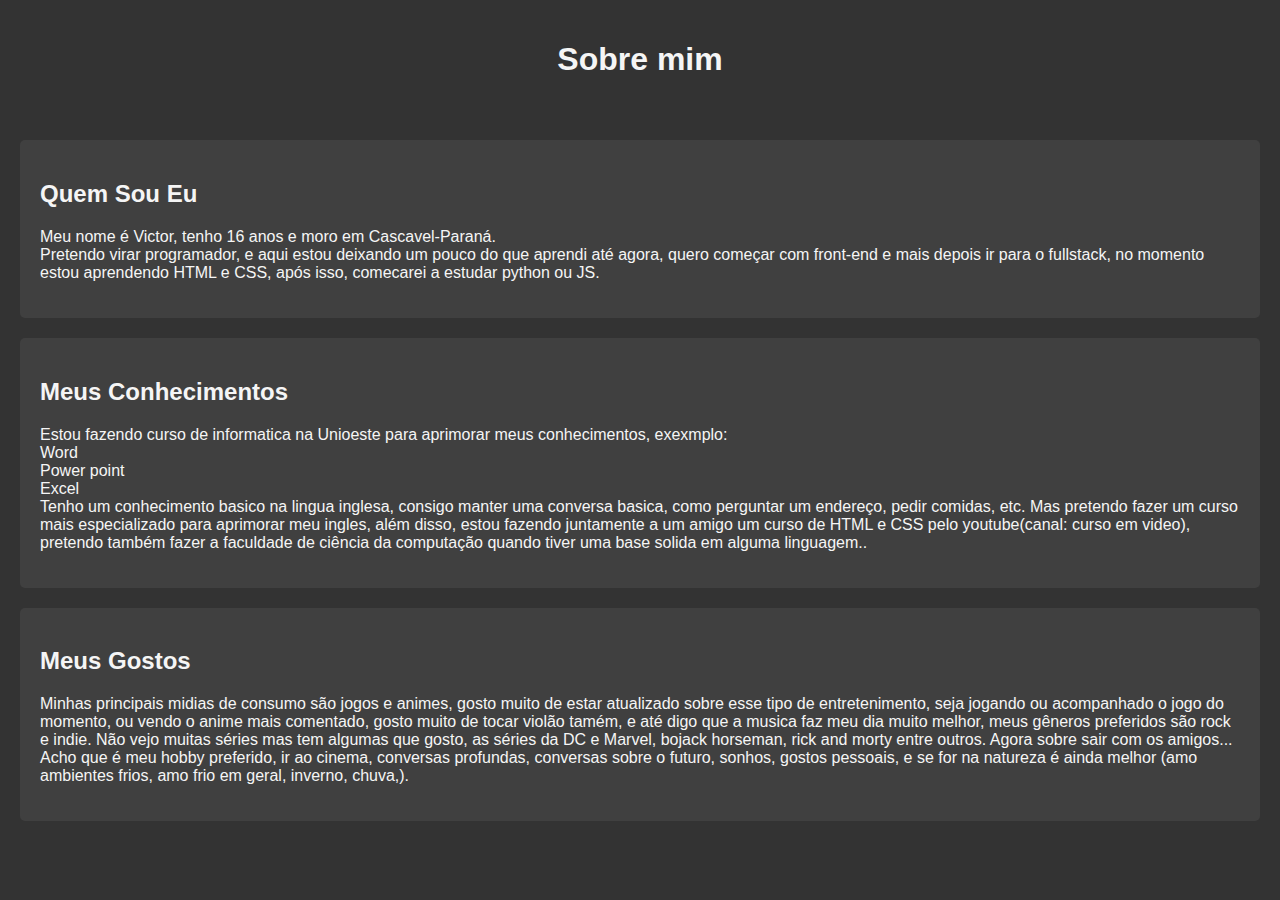
<file: blog/index.html>
<!DOCTYPE html>
<html lang="pt-br">
<head>
    <meta charset="UTF-8">
    <meta name="viewport" content="width=device-width, initial-scale=1.0">
    <title>Meu Blog</title>
    <link rel="stylesheet" href="eu.css.css">
</head>
<body>

<header>
    <h1>Sobre mim</h1>
</header>

        
 
<section id="quem-sou-eu">
    <h2>Quem Sou Eu</h2>
    <p>Meu nome é Victor, tenho 16 anos e moro em Cascavel-Paraná. <br>
        Pretendo virar programador, e aqui estou deixando um pouco do que aprendi até agora, quero começar com front-end e mais depois ir para o fullstack, no momento estou aprendendo HTML e CSS, após isso, comecarei a estudar python ou JS.</p>
</section>

<section id="meus-conhecimentos">
    <h2>Meus Conhecimentos</h2>
    <p> Estou fazendo curso de informatica na Unioeste para aprimorar meus conhecimentos, exexmplo: <br>
        Word <br>
        Power point <br>
        Excel <br>
        Tenho um conhecimento basico na lingua inglesa, consigo manter uma conversa basica, como perguntar um endereço, pedir comidas, etc. Mas pretendo fazer um curso mais especializado para aprimorar meu ingles, além disso, estou fazendo juntamente a um amigo um curso de HTML e CSS pelo youtube(canal: curso em video), pretendo também fazer a faculdade de ciência da computação quando tiver uma base solida em alguma linguagem..</p>
</section>

<section id="meus-gostos">
    <h2>Meus Gostos</h2>
    <p>Minhas principais midias de consumo são jogos e animes, gosto muito de estar atualizado sobre esse tipo de entretenimento, seja jogando ou acompanhado o jogo do momento, ou vendo o anime mais comentado, gosto muito de tocar violão tamém, e até digo que a musica faz meu dia muito melhor, meus gêneros preferidos são rock e indie. Não vejo muitas séries mas tem algumas que gosto, as séries da DC e Marvel, bojack horseman, rick and morty entre outros. Agora sobre sair com os amigos... Acho que é meu hobby preferido, ir ao cinema, conversas profundas, conversas sobre o futuro, sonhos, gostos pessoais, e se for na natureza é ainda melhor (amo ambientes frios, amo frio em geral, inverno, chuva,).</p>
</section>

</body>
</html>
</file>
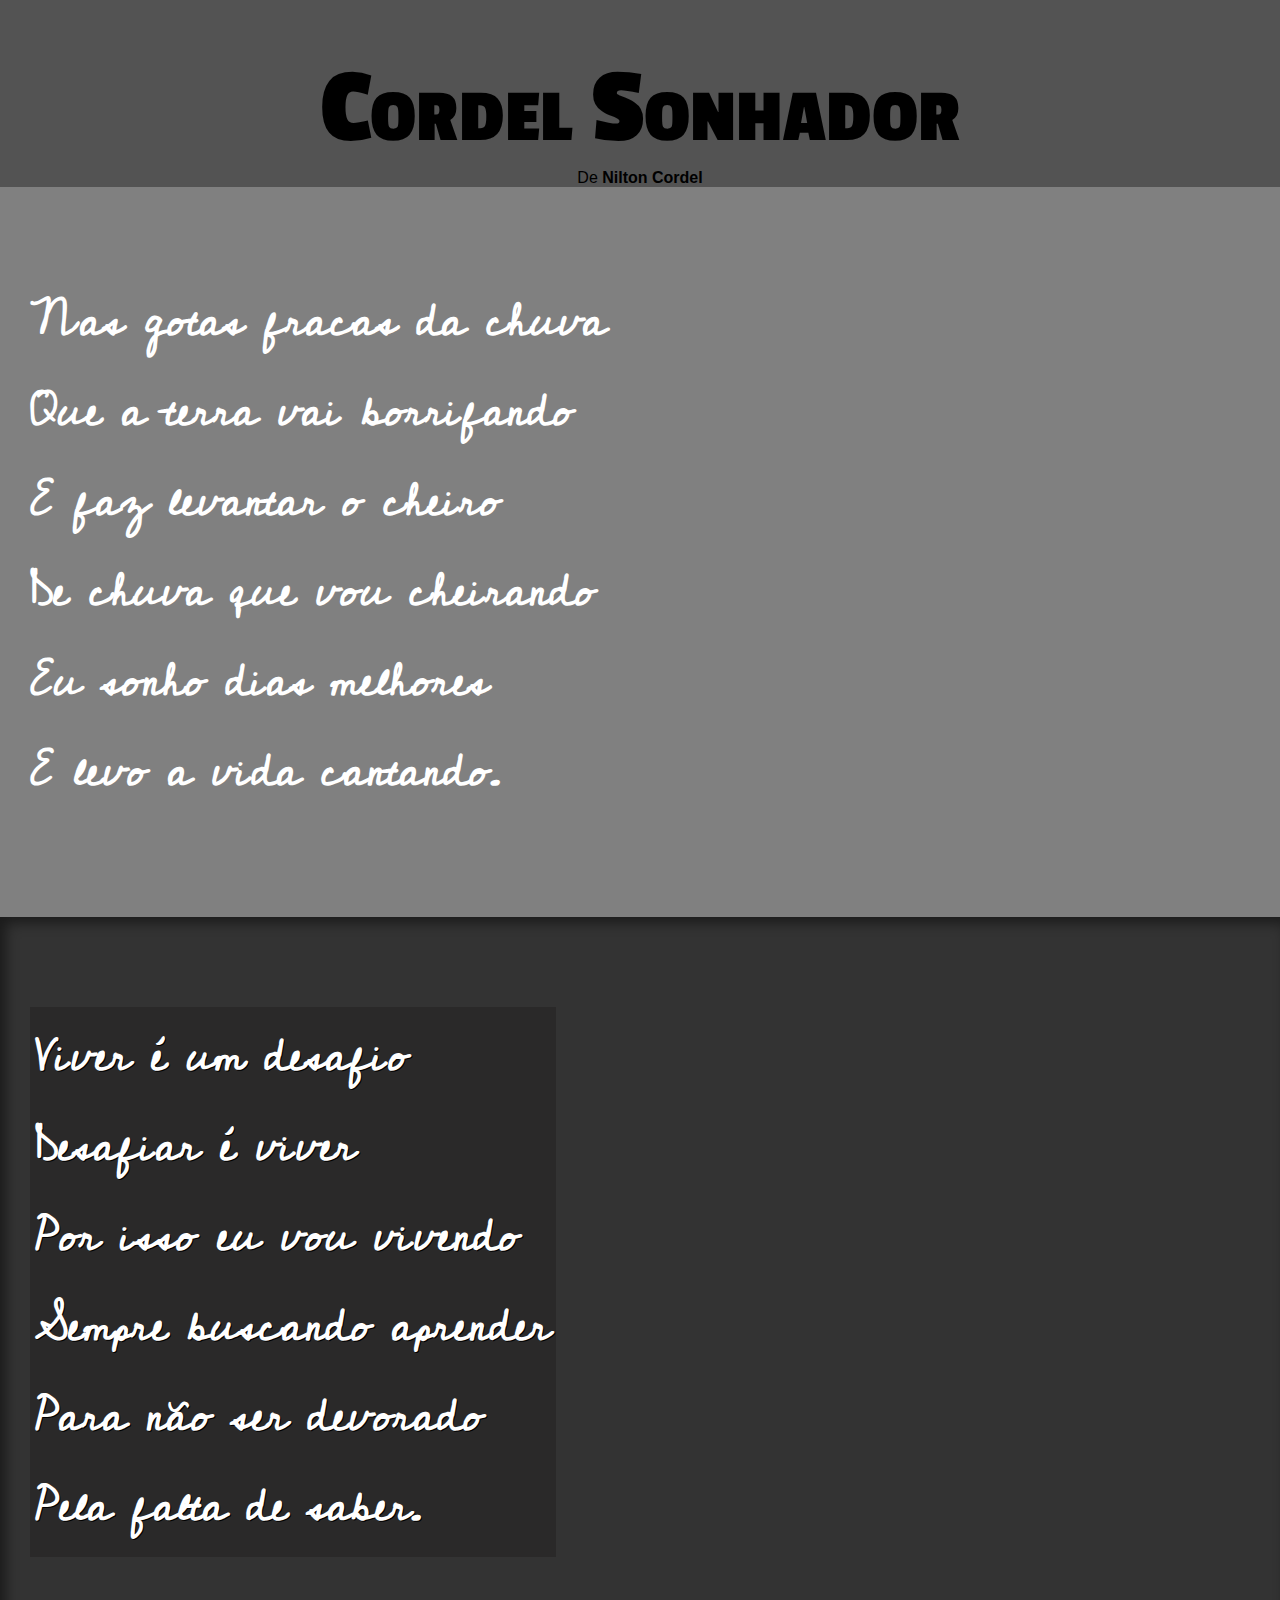
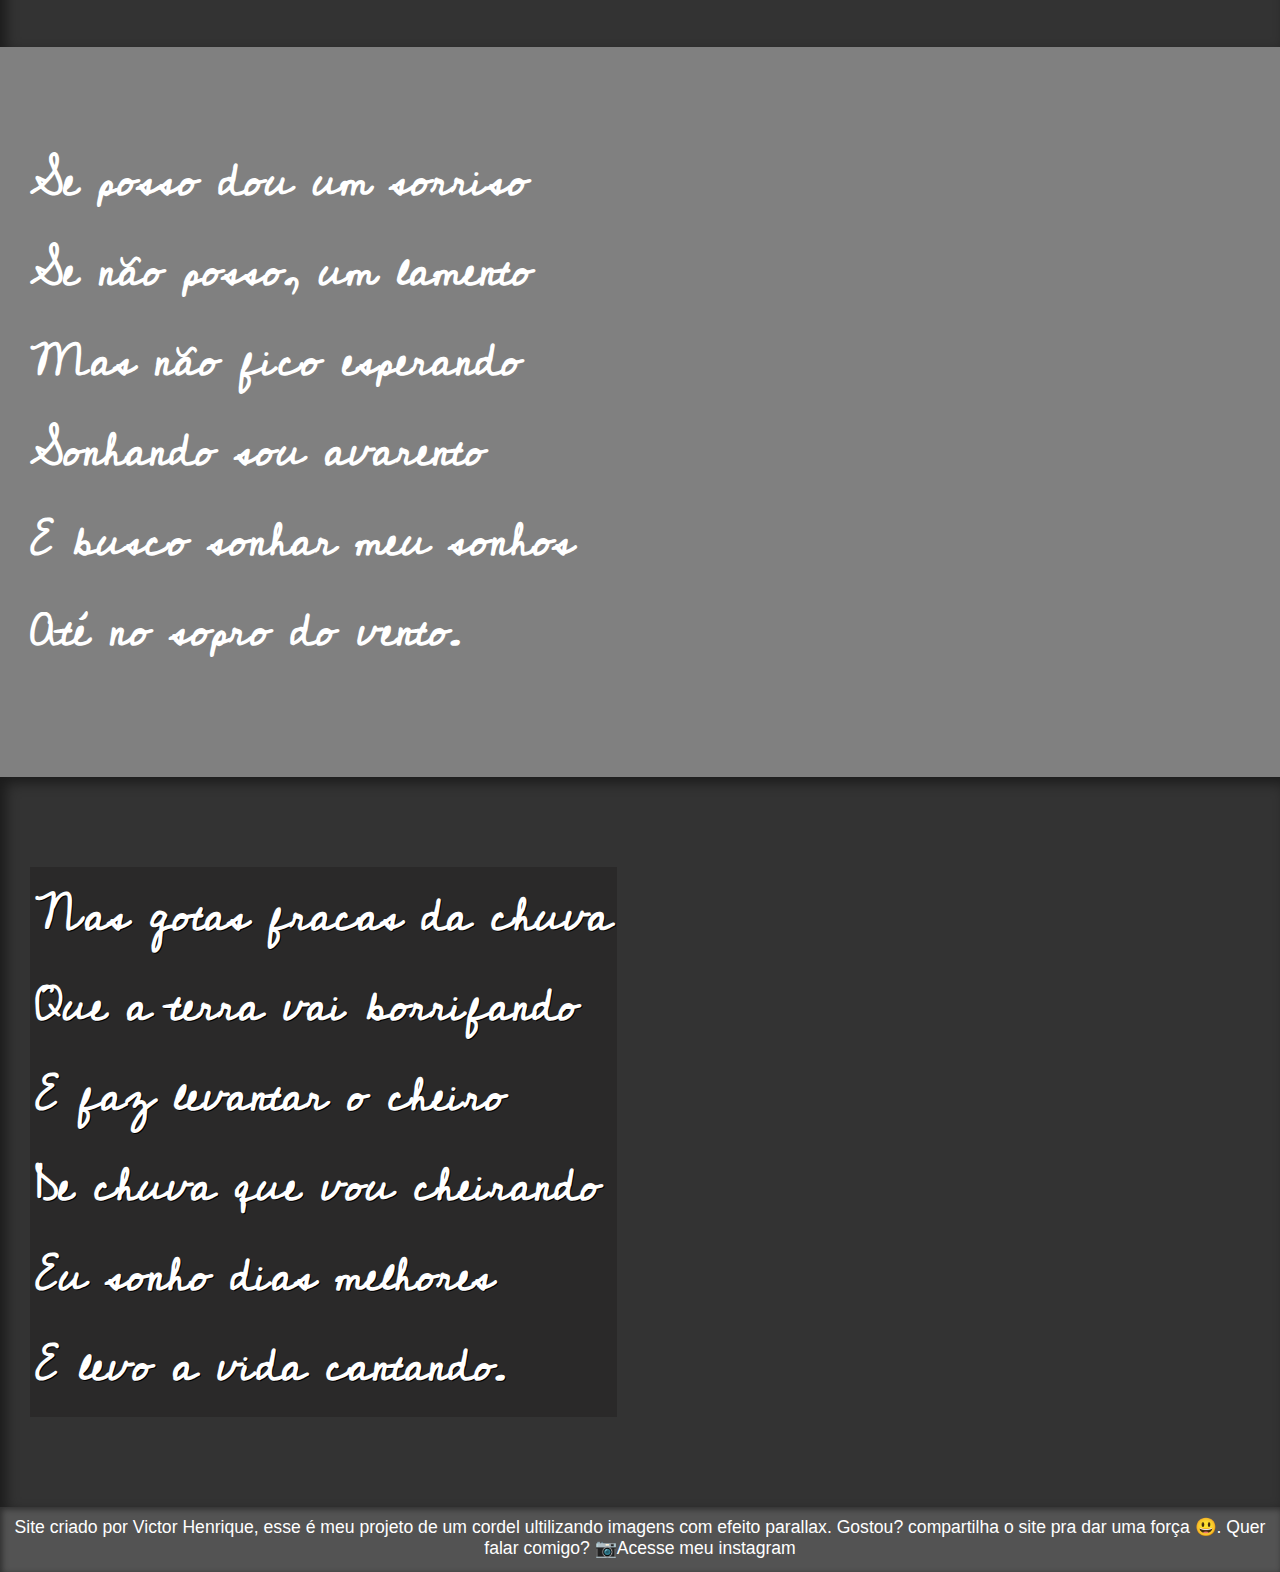
<file: paralax/Index.html>
<!DOCTYPE html>
<html lang="pt-br">
<head>
    <meta charset="UTF-8">
    <meta name="viewport" content="width=device-width, initial-scale=1.0">
    <link rel="stylesheet" href="paralax.css">
    <title>Projeto</title>
</head>
<body>
    <header>
        <h1>Cordel Sonhador</h1>
        <p>De <a href="https://oempregoeseu.com/2022/09/04/sonhador-poesia-de-cordel/https://oempregoeseu.com/2022/09/04/sonhador-poesia-de-cordel/" target="_blank">Nilton Cordel</a></p>
    </header>

    <section class="normal">
        <p>Nas gotas fracas da chuva <br>
           Que a terra vai borrifando <br>
           E faz levantar o cheiro <br>
           De chuva que vou cheirando <br>
           Eu sonho dias melhores <br>
           E levo a vida cantando.</p>
    </section>

    <section class="imagem" id="img001">
        <p>
            Viver é um desafio <br>
            Desafiar é viver <br>
            Por isso eu vou vivendo <br>
            Sempre buscando aprender <br>
            Para não ser devorado <br>
            Pela falta de saber. <br>
        </p>
    </section>

    <section class="normal">
        <p>
            Se posso dou um sorriso <br>
            Se não posso, um lamento <br>
            Mas não fico esperando <br>
            Sonhando sou avarento <br>
            E busco sonhar meu sonhos <br>
            Até no sopro do vento. <br>
        </p>
    </section>

    <section class="imagem" id="img002">
        <p>
            Nas gotas fracas da chuva <br>
            Que a terra vai borrifando <br>
            E faz levantar o cheiro <br>
            De chuva que vou cheirando <br>
            Eu sonho dias melhores <br>
            E levo a vida cantando. <br>
        </p>
    </section>

    <footer>
        <p>Site criado por Victor Henrique, esse é meu projeto de um cordel ultilizando imagens com efeito parallax. Gostou? compartilha o site pra dar uma força 😃. Quer falar comigo? <a href="https://www.instagram.com/victorhench_" target="_blank">📷Acesse meu instagram</a></p>
    </footer>
</body>
</html>
</file>
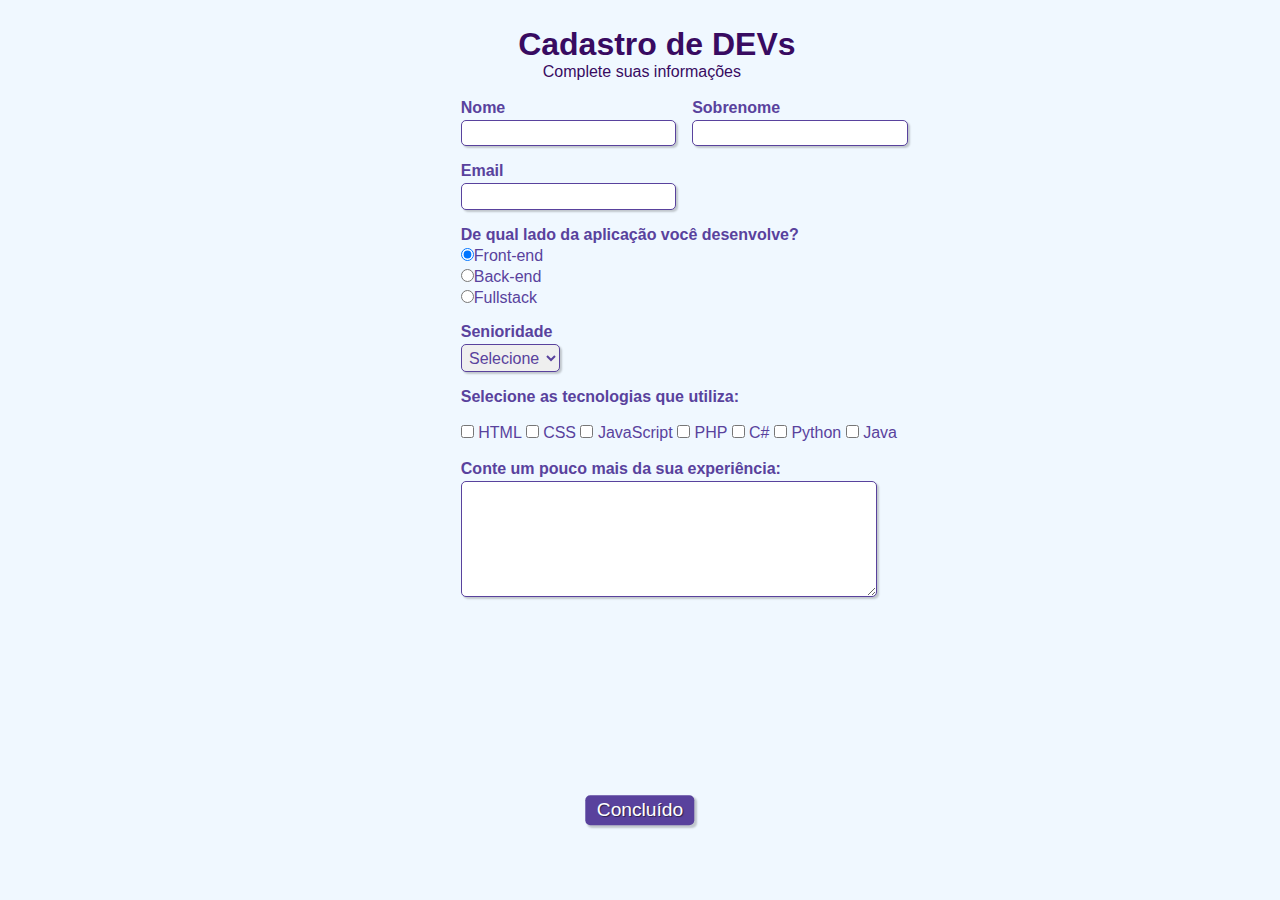
<file: Projetinho Formulario/index.html>
<doctype html>
<html>
    <head>
        <meta charset="utf-8">
        <meta name="viewport" content="width=device-width, initial-scale=1, shrink-to-fit=no">
        <link rel="stylesheet" type="text/css" href="formulrio.css" media="screen">
        <title>Cadastro</title>
    </head>
    <body>  

        <div>
            <h1 id="titulo">Cadastro de DEVs</h1>
            <p id="subtitulo">Complete suas informações</p>
            <br>
        </div>
        
        <form>
            <fieldset class="grupo">
               
                <div class="campo">
                    <label for="nome"><strong>Nome</strong></label>
                    <input type="text" name="nome" id="nome" required>
                </div>

                <div class="campo">
                    <label for="sobrenome"><strong>Sobrenome</strong></label>
                    <input type="text" name="sobrenome" id="sobrenome" required>
                </div>
            </fieldset> 

            <div class="campo">
                <label for="email"><strong>Email</strong></label>
                <input type="email" name="email" id="email" required>
            </div>

            <div class="campo">
                <label><strong>De qual lado da aplicação você desenvolve?</strong></label>
                <label>
                    <input type="radio" name="devweb" value="frontend" checked>Front-end
                </label>
                <label>
                    <input type="radio" name="devweb" value="backend">Back-end
                </label>
                <label>
                    <input type="radio" name="devweb" value="fullstack">Fullstack
                </label>
            </div>

            <div class="campo">
                <label for="senioridade"><strong>Senioridade</strong></label>
                <select id="senioridade" required>
                  <option selected disabled value="">Selecione</option>
                  <option>Júnior</option>
                  <option>Pleno</option>
                  <option>Sênior</option>
                </select>
            </div>

            <fieldset class="grupo">
                
                <div id="check">
                    <label><strong>Selecione as tecnologias que utiliza:</strong></label><br><br>
                    <input type="checkbox" id="tecnologia1" name="tecnologia1" value="HTML">
                    <label for="tecnologia1"> HTML</label>
                    <input type="checkbox" id="tecnologia2" name="tecnologia2" value="CSS">
                    <label for="tecnologia2"> CSS</label>
                    <input type="checkbox" id="tecnologia3" name="tecnologia3" value="JavaScript">
                    <label for="tecnologia3"> JavaScript</label>
                    <input type="checkbox" id="tecnologia4" name="tecnologia4" value="PHP">
                    <label for="tecnologia4"> PHP</label>
                    <input type="checkbox" id="tecnologia5" name="tecnologia5" value="C#">
                    <label for="tecnologia5"> C#</label>
                    <input type="checkbox" id="tecnologia6" name="tecnologia6" value="Python">
                    <label for="tecnologia6"> Python</label>
                    <input type="checkbox" id="tecnologia7" name="tecnologia7" value="Java">
                    <label for="tecnologia7"> Java</label>
                </div>
            </fieldset>

            <div class="campo">
                <br>
                <label for="experiencia"><strong>Conte um pouco mais da sua experiência: </strong></label>
                <textarea rows="6" style="width: 26em" id="experiencia" name="experiencia"></textarea>
            </div>


            <button class="botao" type="submit" onsubmit="">Concluído</button>            

        </form>

    </body>

</html>
</file>
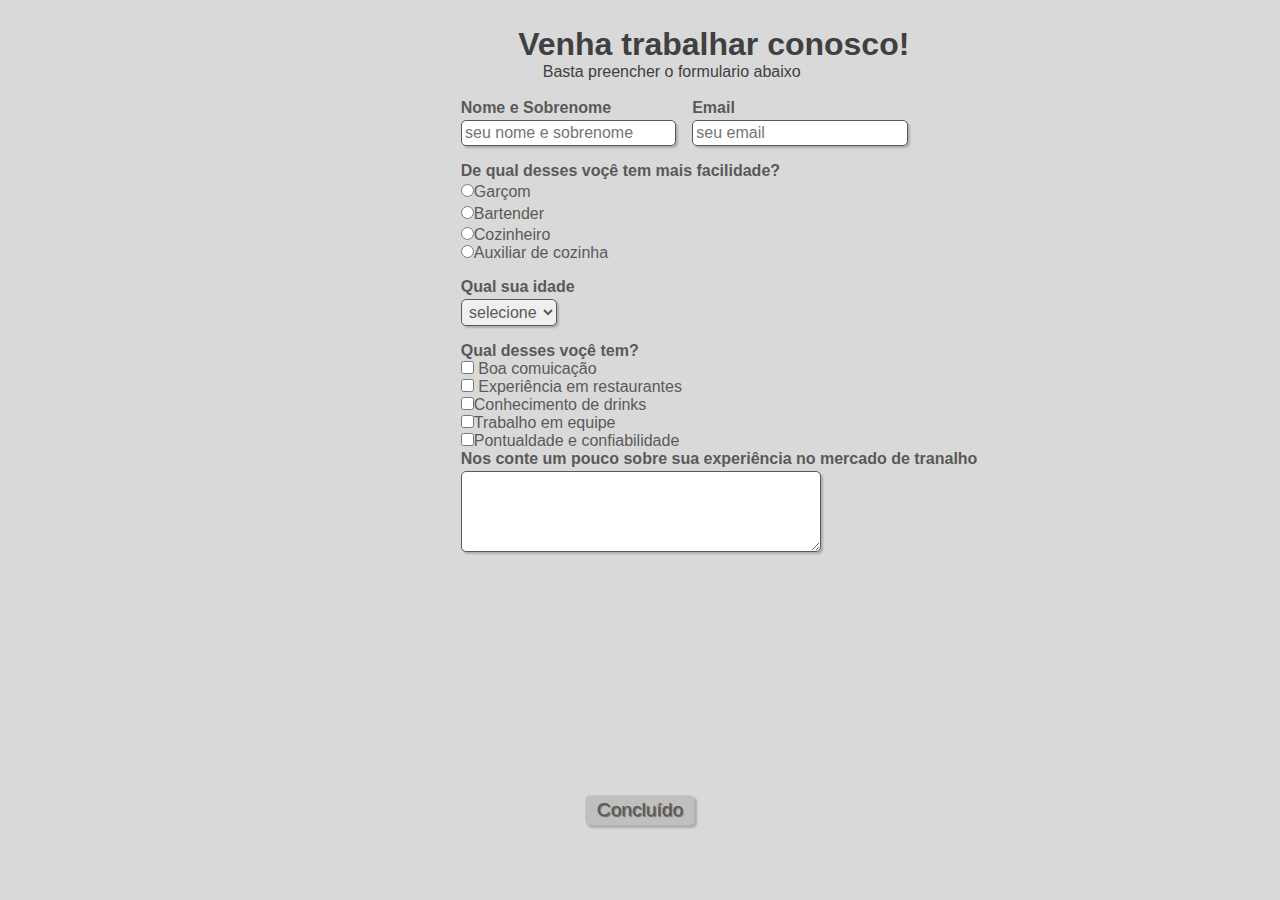
<file: Projetinho Formulario/Meu formulario/index.html>
<!DOCTYPE html>
<html lang="pt-br">
<head>
    <meta charset="UTF-8">
    <meta name="viewport" content="width=device-width, initial-scale=1.0">
    <title>Formulario de trabalho</title>
    <link rel="stylesheet" href="style.css">
</head>
<body>
    <div>
        <h1 id="titulo">Venha trabalhar conosco!</h1>
        <p id="subtitulo">Basta preencher o formulario abaixo</p>
        <br>
    </div>
    
    <form>
        
                <fieldset class="grupo">
                    <div class="campo">
                    <label for="nome"><strong>Nome e Sobrenome</strong></label>
                    <input type="text" name="nome" id="nome" placeholder="seu nome e sobrenome" required>
                    </div>
                    <div class="campo">
                        <label for="email"><strong>Email</strong></label>
                        <input type="email" name="email" id="email"  required placeholder="seu email">
                    </div>
        
                </fieldset>
                <div class="campo">
                <label><strong>De qual desses voçê tem mais facilidade?</strong></label>
                <label>
                    <input type="radio" name="atendimento" value="Garçom">Garçom
                </label>
                <label>
                    <input type="radio" name="atendimento" value="bartender">Bartender
                </label>
                <input type="radio" name="atendimento" value="cozinheiro">Cozinheiro
                <label>
                    <input type="radio" name="atendimento" value="auxiliar">Auxiliar de cozinha
                </label>
                </div>
                <div class="campo">
                    <label for="idade"><strong>Qual sua idade</strong></label>
                    <select id="idade">
                        <option selected disabled value=""> selecione</option>
                        <option>18 a 25</option>
                        <option>25 a 30</option>
                        <option>30 a 40</option>
                        <option>40+</option>
                    </select>
                </div>
                <div id="check">
                <label><strong>Qual desses voçê tem?</strong></label> <br>
                <label>
                    <input type="checkbox" name="checkbox" id="comunicaçao"> Boa comuicação <br>
                </label>
                <label>
                    <input type="checkbox" name="checkbox" id="experiencia"> Experiência em restaurantes
                </label> <br>
                <label>
                    <input type="checkbox" name="checkbox" id="bebida">Conhecimento de drinks <br>
                </label>
                <label>
                    <input type="checkbox" name="checkbox" id="trabalho">Trabalho em equipe <br>
                </label>
                <label>
                    <input type="checkbox" name="checkbox" id="pontual">Pontualdade e confiabilidade
                </label>
                </div>
                <div class="campo">
                    <label><strong>Nos conte um pouco sobre sua experiência no mercado de tranalho</strong></label>
                    <textarea rows="4" style="width: 22em;"id="mercado"></textarea>
                </div>
                <button class="botao" type="submit" onsubmit="">Concluído</button>
            </form>
            </body>
</body>
</html>
</file>
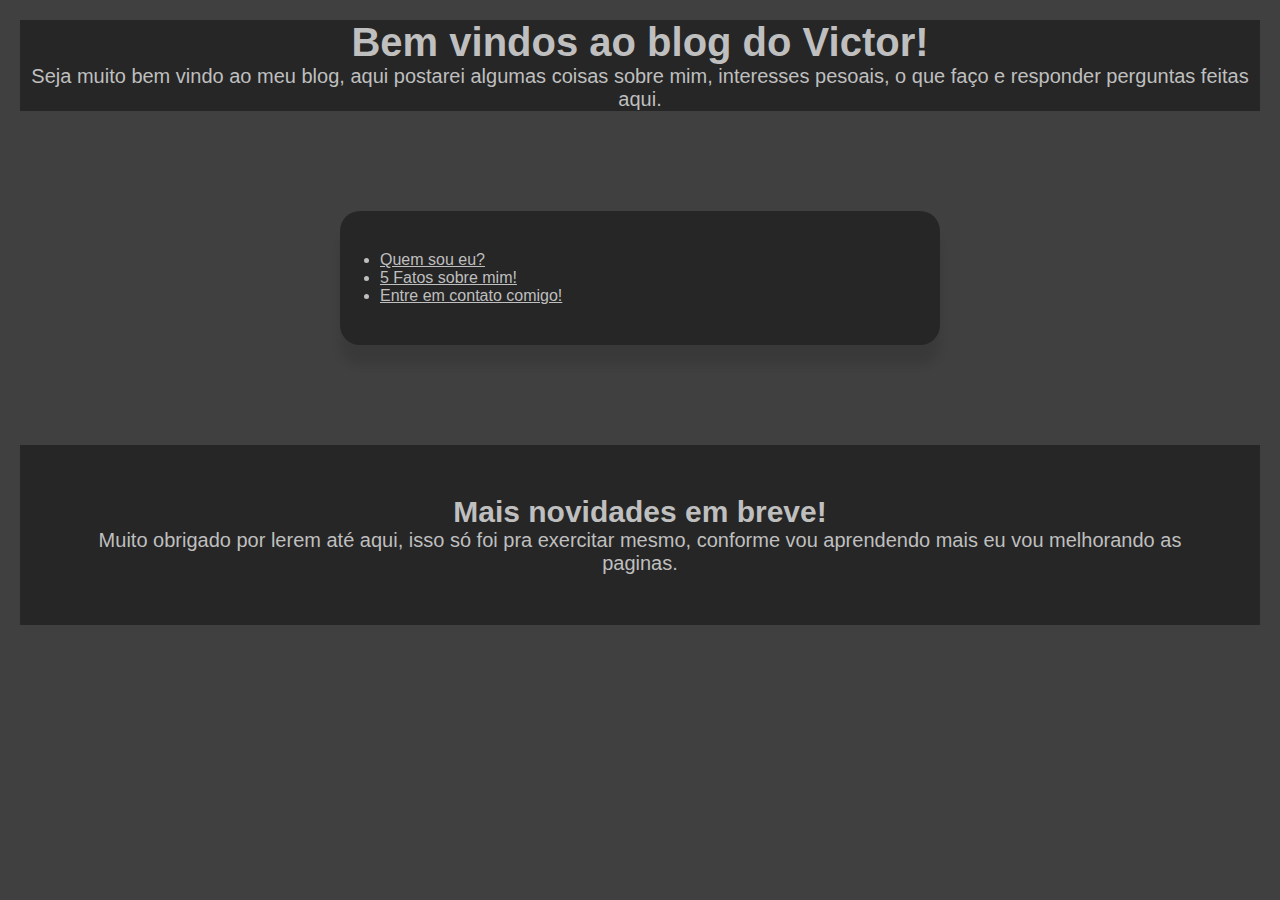
<file: blog/meu blog.html>
<!DOCTYPE html>
<html lang="pt-br">
<head>
    <meta charset="UTF-8">
    <meta name="viewport" content="width=device-width, initial-scale=1.0">
    <title>Meu blog</title>
    <link rel="stylesheet" href=".//style 1.css">
</head>
<body>
    <header class="principal">
    <h1>Bem vindos ao blog do Victor!</h1>
    <p>Seja muito bem vindo ao meu blog, aqui postarei algumas coisas sobre mim, interesses pesoais, o que faço e responder perguntas feitas aqui.</p>
    </header>
    
    <div class="box">
        <nav>
            <ul>
            <li> <a href="index.html" target="_self"> Quem sou eu?</a></li>
            <li> <a href="page002.html" target="_self"> 5 Fatos sobre mim!</a></li>
            <li> <a href="pagina003.html" target="_self"> Entre em contato comigo!</a></li>
            </ul>
        </nav>
    </div>
    <main>
        <h2>Mais novidades em breve!</h2>
        <p>Muito obrigado por lerem até aqui, isso só foi pra exercitar mesmo, conforme vou aprendendo mais eu vou melhorando as paginas.</p>
    </main>
</body>
</html>
</file>
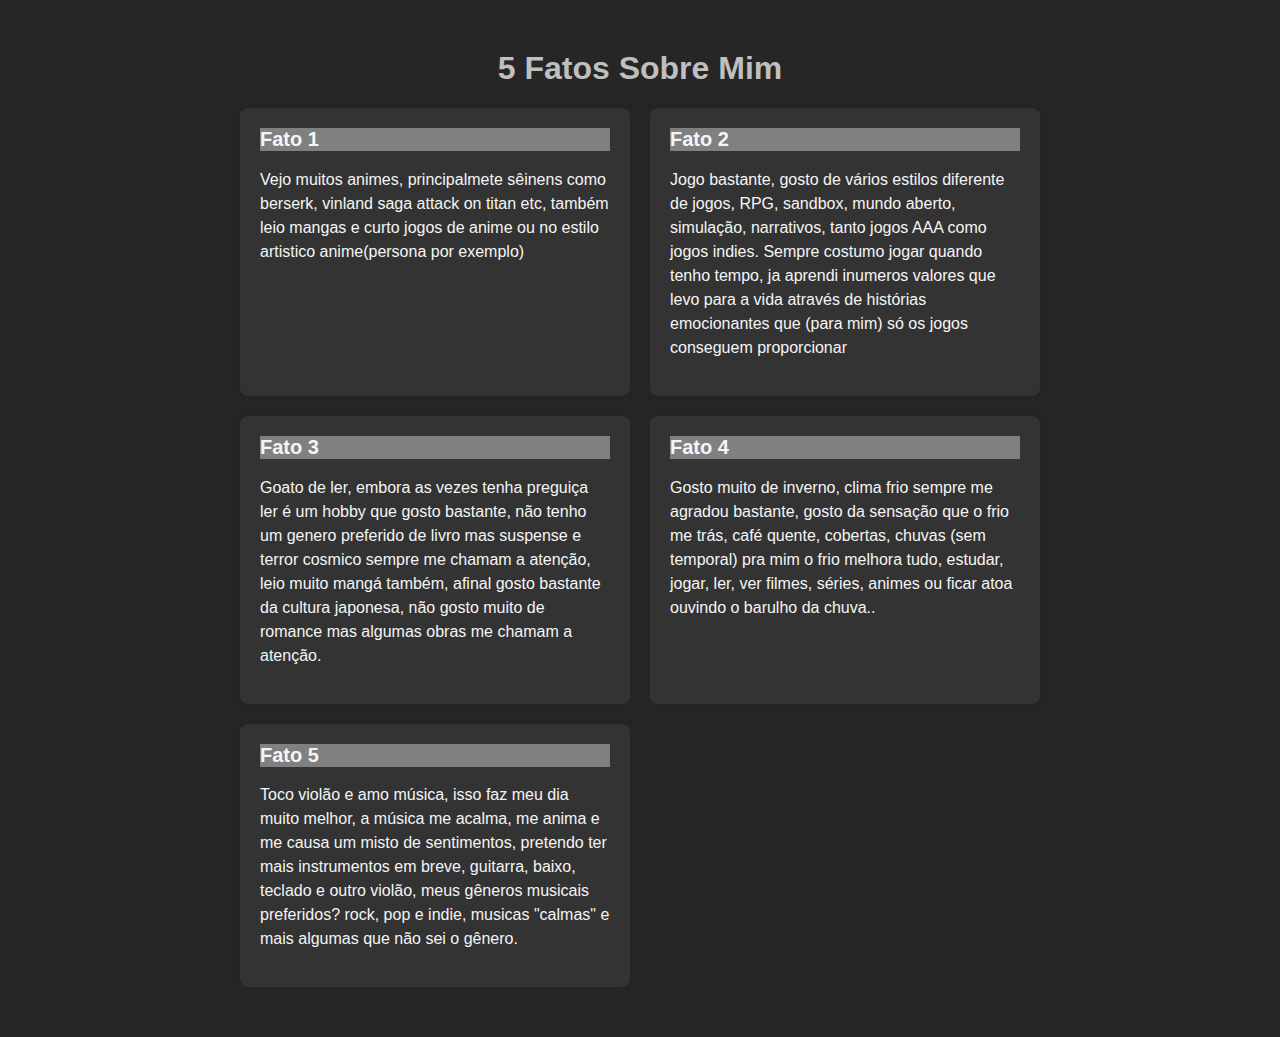
<file: blog/page002.html>
<!DOCTYPE html>
<html lang="pt-BR">
<head>
    <meta charset="UTF-8">
    <meta name="viewport" content="width=device-width, initial-scale=1.0">
    <title>5 Fatos Sobre Mim</title>
    <link rel="stylesheet" href="page002.css">
</head>
<body>
    <div class="fatos">
        <h1>5 Fatos Sobre Mim</h1>
        <ul>
            <li>
                <h2>Fato 1</h2>
                <p>Vejo muitos animes, principalmete sêinens como berserk, vinland saga attack on titan etc, também leio mangas e curto jogos de anime ou no estilo artistico anime(persona por exemplo)</p>
            </li>
            <li>
                <h2>Fato 2</h2>
                <p>Jogo bastante, gosto de vários estilos diferente de jogos, RPG, sandbox, mundo aberto, simulação, narrativos, tanto jogos AAA como jogos indies. Sempre costumo jogar quando tenho tempo, ja aprendi inumeros valores que levo para a vida através de histórias emocionantes que (para mim) só os jogos conseguem proporcionar</p>
            </li>
            <li>
                <h2>Fato 3</h2>
                <p>Goato de ler, embora as vezes tenha preguiça ler é um hobby que gosto bastante, não tenho um genero preferido de livro mas suspense e terror cosmico sempre me chamam a atenção, leio muito mangá também, afinal gosto bastante da cultura japonesa, não gosto muito de romance mas algumas obras me chamam a atenção.</p>
            </li>
            <li>
                <h2>Fato 4</h2>
                <p>Gosto muito de inverno, clima frio sempre me agradou bastante, gosto da sensação que o frio me trás, café quente, cobertas, chuvas (sem temporal) pra mim o frio melhora tudo, estudar, jogar, ler, ver filmes, séries, animes ou ficar atoa ouvindo o barulho da chuva..</p>
            </li>
            <li>
                <h2>Fato 5</h2>
                <p>Toco violão e amo música, isso faz meu dia muito melhor, a música me acalma, me anima e me causa um misto de sentimentos, pretendo ter mais instrumentos em breve, guitarra, baixo, teclado e outro violão, meus gêneros musicais preferidos? rock, pop e indie, musicas "calmas" e mais algumas que não sei o gênero.</p>
            </li>
        </ul>
    </div>
</body>
</html>
</file>
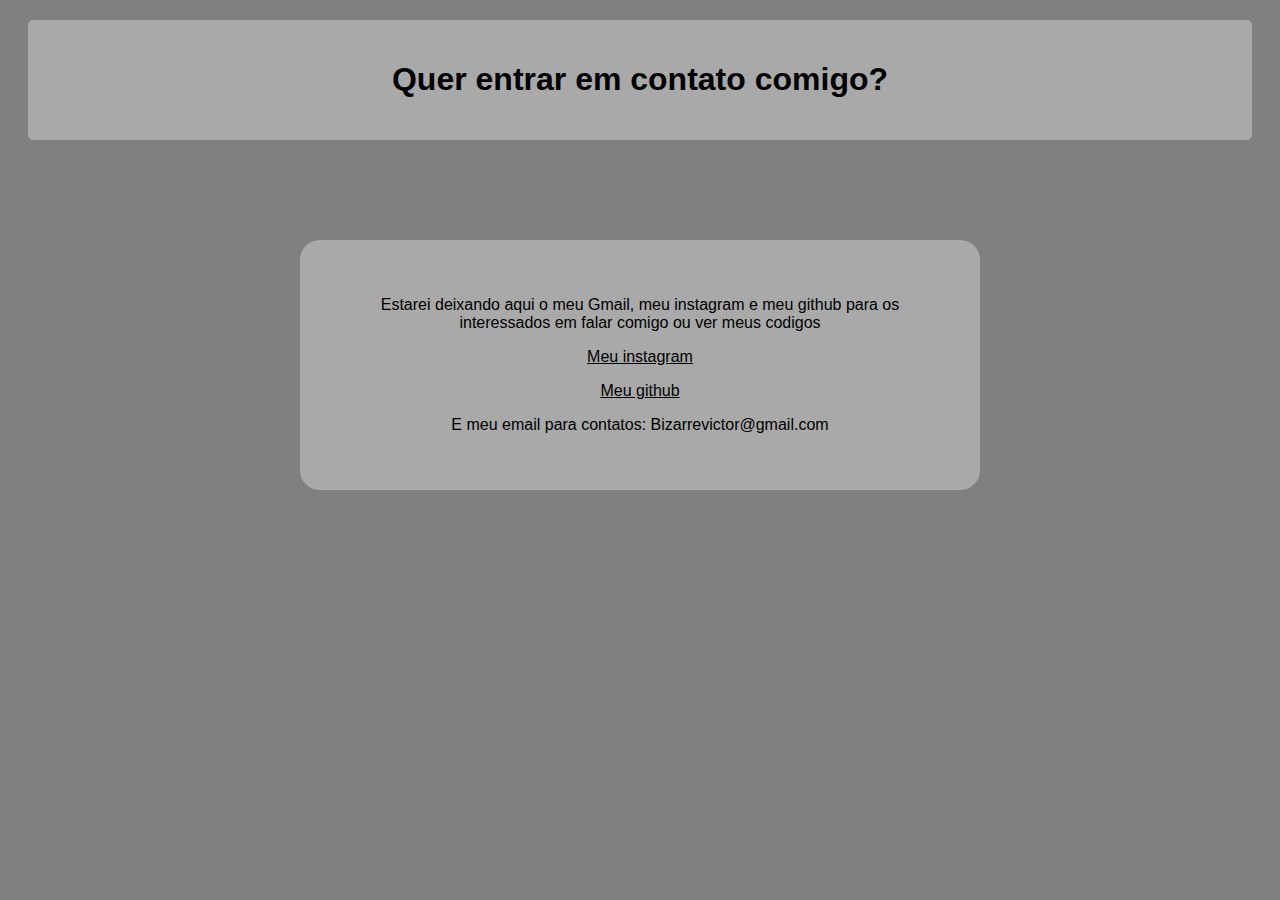
<file: blog/pagina003.html>
<!DOCTYPE html>
<html lang="pt-br">
<head>
    <meta charset="UTF-8">
    <meta name="viewport" content="width=device-width, initial-scale=1.0">
    <title>Contatos</title>
    <link rel="stylesheet" href="page003.css">
</head>
<body>
    <section>
    <h1>Quer entrar em contato comigo?</h1>
    </section>
    <header>
    <p>Estarei deixando aqui o meu Gmail, meu instagram e meu github para os interessados em falar comigo ou ver meus codigos</p>
    <p><a href="https://www.instagram.com/victorhench_/?next=%2F" target="_blank"> Meu instagram</a></p>
    <p> <a href="https://github.com/victorhench" target="_blank"> Meu github</a></p>
    <p>E meu email para contatos: Bizarrevictor@gmail.com</p>
    </header>
</body>
</html>
</file>
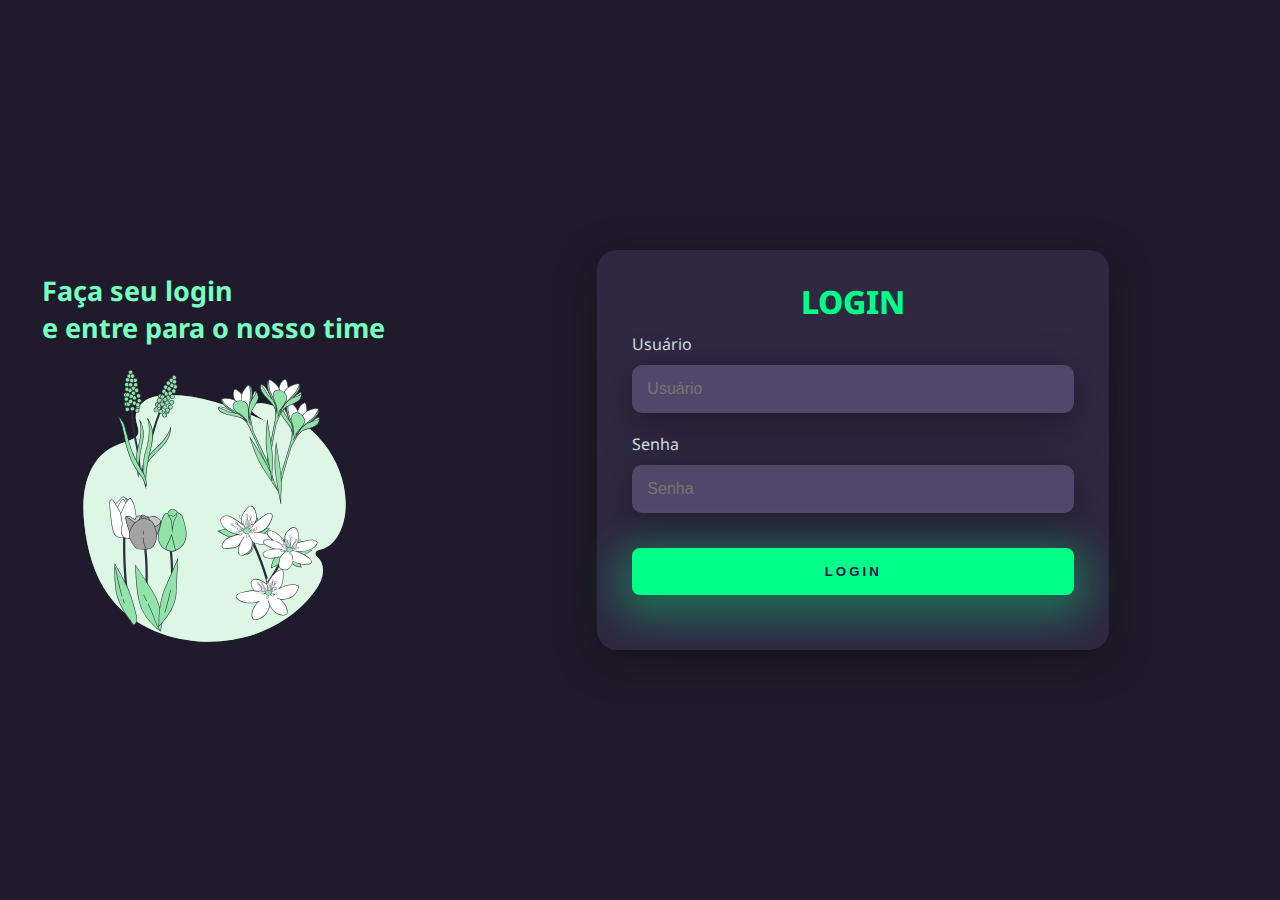
<file: Login/login.html>
<!DOCTYPE html>
<html lang="pt-br">
<head>
    <meta charset="UTF-8">
    <meta name="viewport" content="width=device-width, initial-scale=1.0">
    <link rel="stylesheet" href="style.css">
    <title>Login</title>
</head>
<body>
    <div class="main-login">
        <div class="left-login">
            <h1>Faça seu login <br> e entre para o nosso time</h1>
            <img src="Spring flower-bro.svg" alt="islamic">
        </div>
        <div class="right-login">
            <div class="card-login">
                <h1>LOGIN</h1>
                <div class="textfield">
                    <label for="usuario">Usuário</label>
                    <input type="text" name="usuario" placeholder="Usuário">
                </div>
                <div class="textfield">
                    <label for="senha">Senha</label>
                    <input type="password" name="senha" placeholder="Senha">
                </div>
                <button class="btn-login">Login</button>
            </div>
        </div>
    </div>
</body>
</html>
</file>
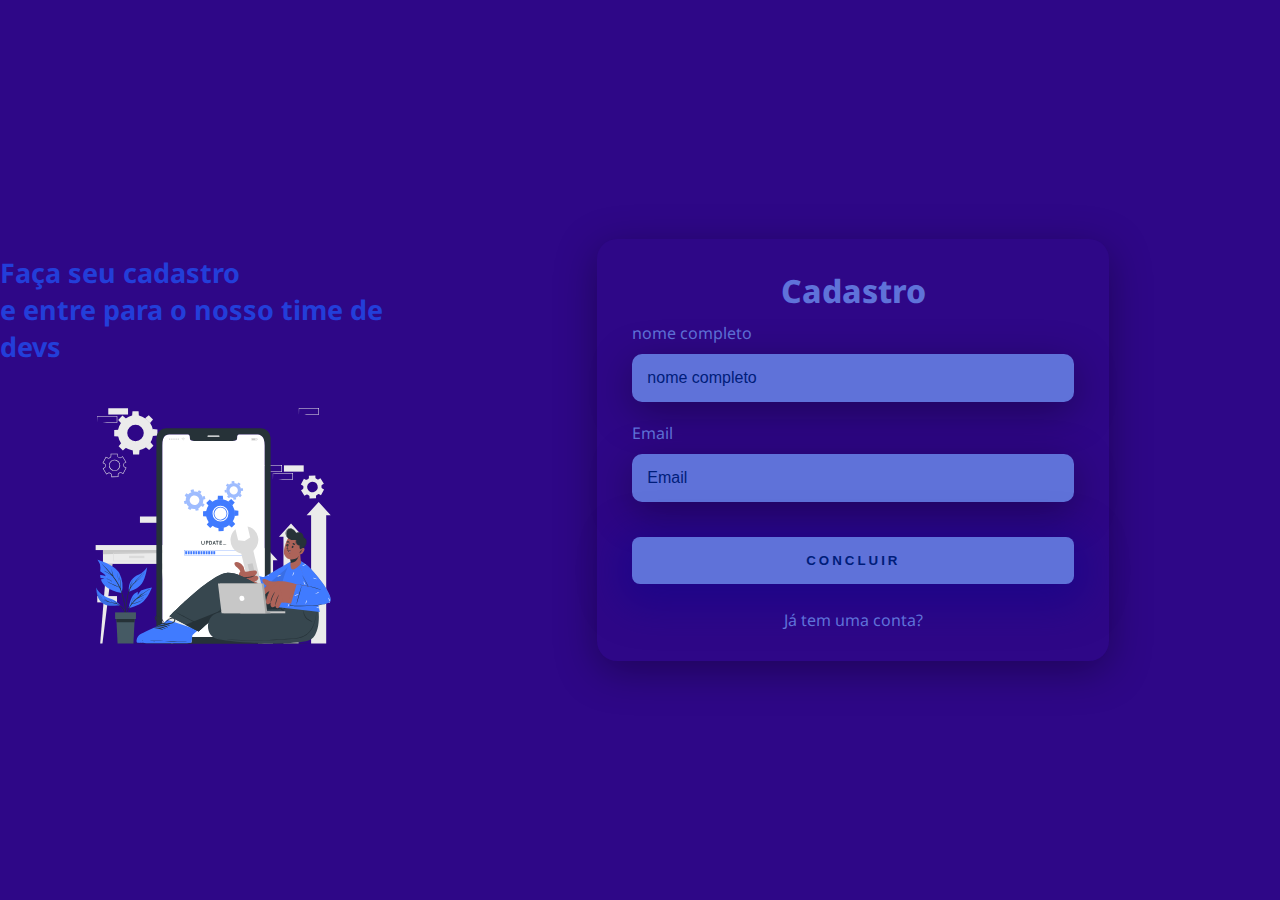
<file: Login/paglogin.html>
<!DOCTYPE html>
<html lang="pt-br">
<head>
    <meta charset="UTF-8">
    <meta name="viewport" content="width=device-width, initial-scale=1.0">
    <title>Cadastro de DEV's</title>
    <link rel="stylesheet" href="log2.css">
</head>
<body>
    <div class="main-login">
        <div class="left-login">
            <h1>Faça seu cadastro <br> e entre para o nosso time de devs</h1>
            <img src="Operating system upgrade-cuate.svg" alt="">
        </div>
        <div class="right-login">
            <div class="card-login">
                <h1>Cadastro</h1>
                <div class="textfield">
                    <label for="usuario">nome completo</label>
                    <input type="text" name="usuario" placeholder="nome completo">
                </div>
                <div class="textfield">
                    <label for="email">Email</label>
                    <input type="email" name="senha" placeholder="Email">
                </div>
                <button class="btn-login">Concluir</button>
                <a href="login.html">Já tem uma conta?</a>
            </div>
        </div>
    </div>
</body>
</html>
</file>
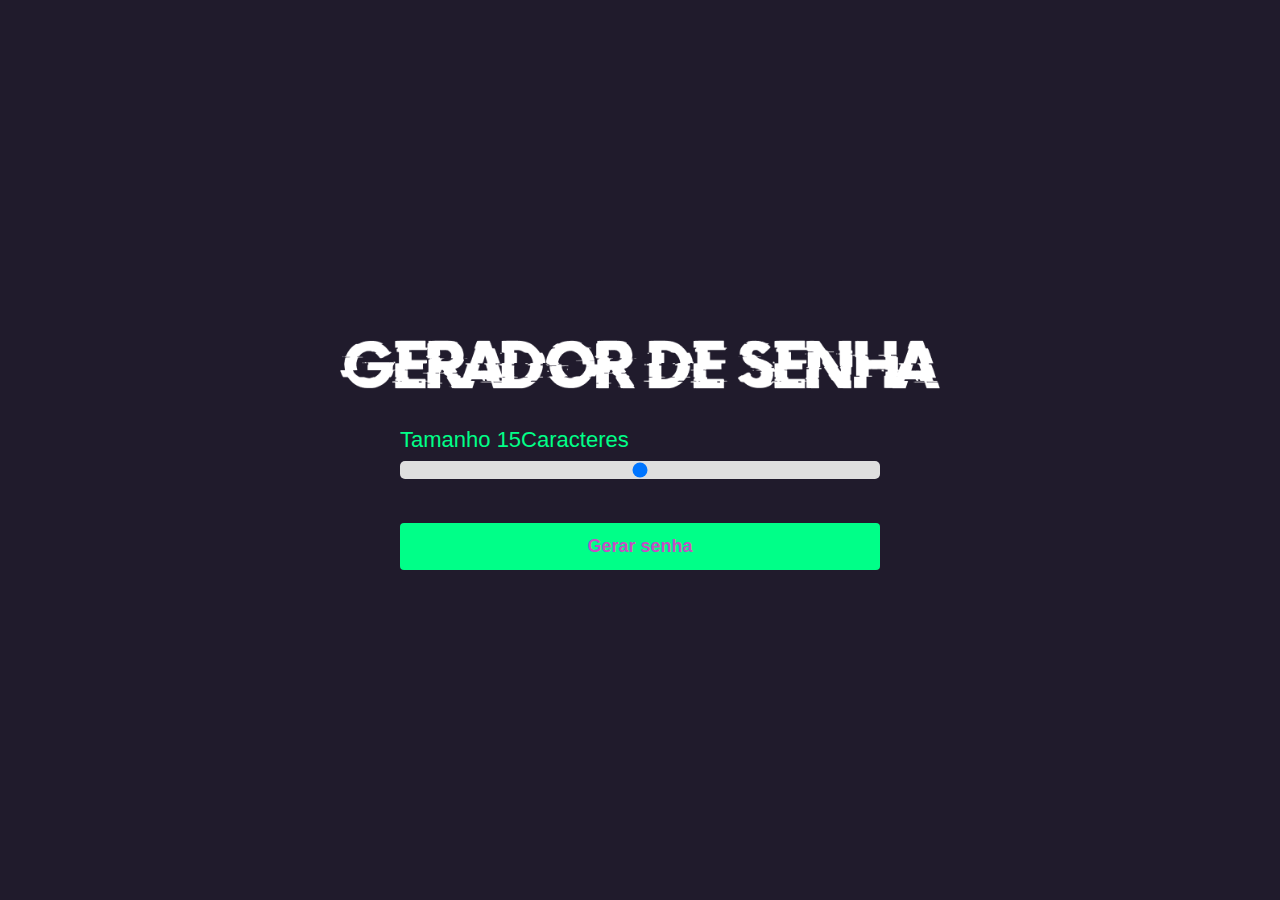
<file: password/senha.html>
<!DOCTYPE html>
<html lang="pt-br">
<head>
    <meta charset="UTF-8">
    <meta name="viewport" content="width=device-width, initial-scale=1.0">
    <meta name="keywords" content="Gerador de senha, gerador password">
    <link rel="stylesheet" href="style.css">
    <title>Gerador de senha</title>
</head>
<body>
    <img class="logo" src="imagens/logo.png" alt="logo">
    <main class="container-input">
        <span>Tamanho <span id="valor"></span>Caracteres</span>
        <input id="slider" class="slider" type="range" min="5" max="25" value="15">
        <button class="button" id="button-cta" onclick="generatePassword()">Gerar senha</button>
    </main>
    <div id="password" onclick="copyPassword()" class="container-password hide">
        <span class="title">Sua senha gerada foi:</span>
        <span id="password" class="password">123123123123</span>
        <span class="tooltip">Clique na senha para copiar.</span>
    </div>
    <script src="senha.js"></script>
</body>
</html>
</file>
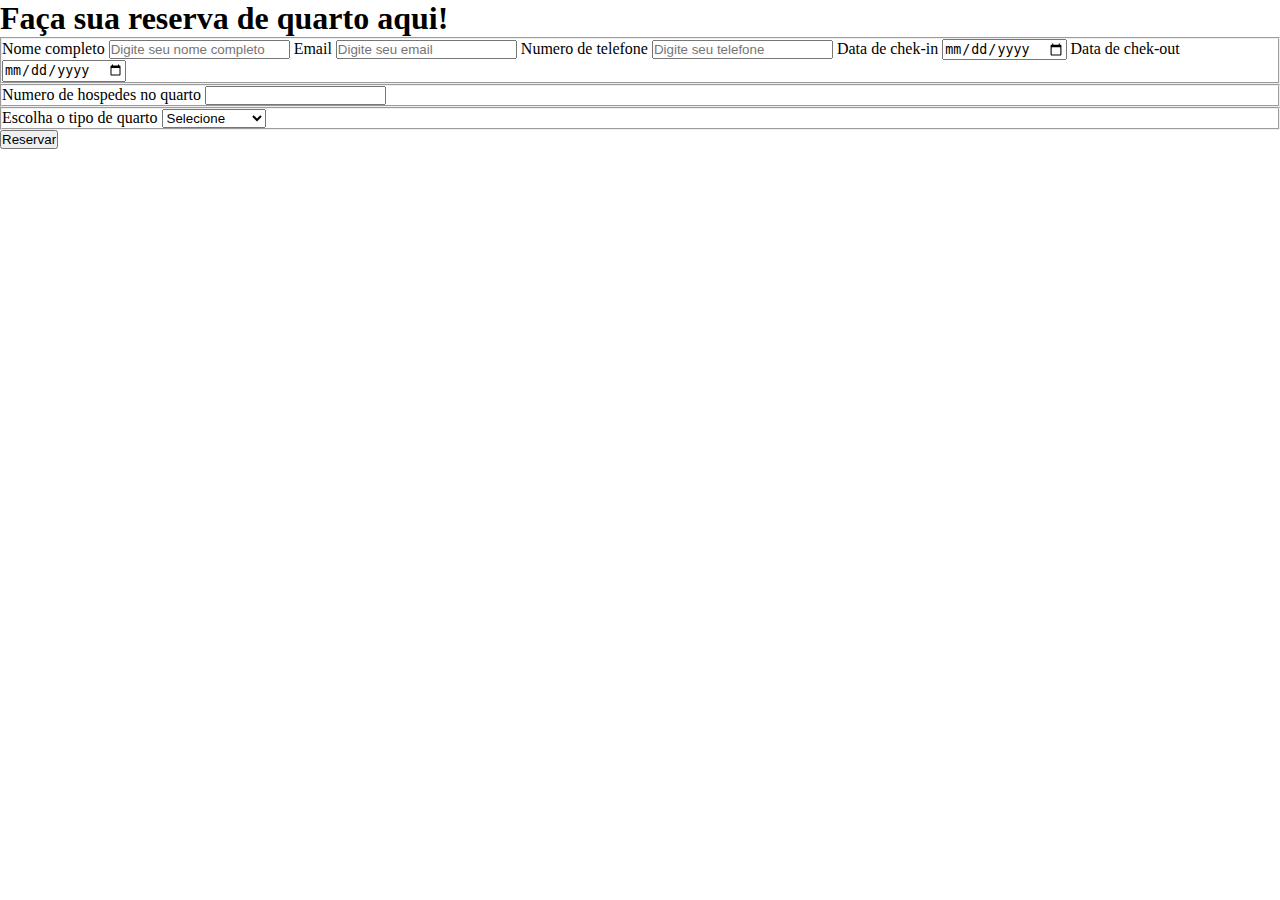
<file: Projetinho Formulario/Meu formulario/formulario2.html>
<!DOCTYPE html>
<html lang="en">
<head>
    <meta charset="UTF-8">
    <meta name="viewport" content="width=device-width, initial-scale=1.0">
    <title>Reserva de hotel</title>
    <link rel="stylesheet" href="formulario.css">
</head>
<body>
    <form>
        <header>
            <h1>Faça sua reserva de quarto aqui!</h1>
        </header>
        <fieldset>
        <label for="nome">Nome completo</label>
        <input type="text" id="nome" required placeholder="Digite seu nome completo">
        <label for="email">Email</label>
        <input type="email" id="email" required placeholder="Digite seu email">
        <label for="telefone">Numero de telefone</label>
        <input type="tel" id="telefone" required placeholder="Digite seu telefone">
        <label for="checkin">Data de chek-in</label>
        <input type="date" id="chekin" required>
        <label for="checkout">Data de chek-out</label>
        <input type="date" id="checkout">
        </fieldset>
        <fieldset>
            <label for="hospedes">Numero de hospedes no quarto</label>
            <input type="number" id="hospedes">
        </fieldset>
        <fieldset>
            <label for="quarto">Escolha o tipo de quarto</label>
            <select id="tipo">
            <option selected disabled value="">Selecione</option>
            <option>Tipo pequeno</option>
            <option>Tipo médio</option>
            <option>Tipo grande</option>
            </select>
        </fieldset>
    </form>
    <button>Reservar</button>
</body>
</html>
</file>
<file: blog/eu.css.css>
body {
    font-family: Arial, sans-serif;
    margin: 0;
    padding: 0;
    background-color: #333;
}
header {
    background-color: #333;
    color: whitesmoke;
    padding: 20px;
    text-align: center;
}

section {
    padding: 20px;
    margin: 20px;
    background-color: #404040;
    border-radius: 5px;
}
h2 {
    color: whitesmoke;
}
p {
    color: whitesmoke;
}
</file>
<file: paralax/paralax.css>
@charset "UTF-8";

@import url('https://fonts.googleapis.com/css2?family=Cedarville+Cursive&display=swap');
@import url('https://fonts.googleapis.com/css2?family=Passion+One:wght@400;700;900&display=swap');

:root{
    --fonte1: Verdana, Geneva, Tahoma, sans-serif;
    --fonte2: 'Cedarville Cursive', cursive;
    --fonte3: 'Passion One', cursive;
}

*{
    padding: 0;
    margin: 0;
    font-size: 1em;
}

html, body{
    min-height:100vh;
    background-color: rgb(83, 83, 83);
    font-family: var(--fonte1);
}

header{
    color: black;
    background-color: rgb(83, 83, 83);
    text-align: center;
}

header > h1{
    padding-top: 50px;
    font-size: 12vh;
    font-variant: small-caps;
    font-weight: bolder;
    font-family: var(--fonte3);
}

header  a{
    text-decoration: none;
    color: black;
    font-weight: bolder;
}

header a:hover{
    text-decoration: underline;
}

section{
    padding-top: 10vh;
    padding-bottom: 10vh;
    padding-left: 30px;
    font-family: var(--fonte2);
    font-size: 5vh;
    line-height: 10vh;
    font-weight: bold;
    color: white;
}

section > p{
    padding-bottom: 10px;
}

.normal{
    background-color: gray;
}

.imagem{
    background-color: rgb(51, 51, 51);
    background-size: cover;
    background-attachment: fixed;
    box-shadow: inset 6px 6px 13px 0px rgba(0, 0, 0, 0.473);
}

.imagem > p{
   background-color: rgba(36, 35, 35, 0.582);
   text-shadow: 1px 1px 0px black;
   padding: 5px;
   display: inline-block;
}


#img001{
    background-image: url(imagens/background001.jpg);
    background-position: right center;
}

#img002{
    background-image: url(imagens/background002.jpg);
}

footer{
    background-color: rgb(83, 83, 83);
    font-family: var(--fonte1);
    text-align: center;
    padding: 10px;
    box-shadow: inset 2px 2px 6px 0px rgba(0, 0, 0, 0.473);
    font-size: 1.1em;
    color: white;
    height: 5vh;
}

footer a{
    text-decoration: none;
    color: white;
}

footer a:hover{
    text-decoration: underline;
}
</file>
<file: Projetinho Formulario/formulrio.css>
* {
    margin: 0;
    padding: 0;
}

#titulo {
    font-family: sans-serif;
    color: #380B61;
    margin-left: 7%;
} 


#subtitulo {
    font-family: sans-serif;
    color: #380B61;
    margin-left: 10%;
} 

#check{
    display: inline-block;
}

fieldset {
    border: 0;
}

body{
    background-color: #F0F8FF;
    font-family: sans-serif;
    font-size: 1em;
    color: #59429d;
    margin-left: 36%;
    margin-top: 2%;
    justify-content: center;
}


input, select, textarea, button {
    font-family: sans-serif;
    font-size: 1em;
    color: #59429d;
    border-radius: 5px;
}


.grupo:before, .grupo:after {
    display: table;
}


.grupo:after {
    clear: both;
}


.campo {
    margin-bottom: 1em;
}


.campo label {
    margin-bottom: 0.2em;
    color: #59429d;
    display: block;
}

fieldset.grupo .campo {
    float:  left;
    margin-right: 1em;
}

.campo input[type="text"], .campo input[type="email"], .campo select, .campo textarea {
    padding: 0.2em;
    border: 1px solid #59429d;
    box-shadow: 2px 2px 2px rgba(0,0,0,0.2);
    display: block;
}


.campo select option {
    padding-right: 1em;
}


.campo input:focus, .campo select:focus, .campo textarea:focus {
    background: #E0E0F8;
}

.botao {
    font-size: 1.2em;
    background: #59429d;
    border: 0;
    margin-bottom: 1em;
    color: #ffffff;
    padding: 0.2em 0.6em;
    box-shadow: 2px 2px 2px rgba(0,0,0,0.2);
    text-shadow: 1px 1px 1px rgba(0,0,0,0.5);
    position: absolute;
    top: 90%;
    left: 50%;
    margin-right: -50%;
    transform: translate(-50%, -50%)
}


.botao:hover {
    background: #CCBBFF;
    box-shadow: inset 2px 2px 2px rgba(0,0,0,0.2);
    text-shadow: none;
}

.botao, select{
    cursor: pointer;
}
</file>
<file: Projetinho Formulario/Meu formulario/style.css>
* {
    margin: 0;
    padding: 0;
}

#titulo {
    font-family: sans-serif;
    color: #404040;
    margin-left: 7%;
} 


#subtitulo {
    font-family: sans-serif;
    color: #404040;
    margin-left: 10%;
} 

#check{
    display: inline-block;
}

fieldset {
    border: 0;
}

body{
    background-color:#D9D9D9;
    font-family: sans-serif;
    font-size: 1em;
    color: #595959;
    margin-left: 36%;
    margin-top: 2%;
    justify-content: center;
}


input, select, textarea, button {
    font-family: sans-serif;
    font-size: 1em;
    color: #595959;
    border-radius: 5px;
}


.grupo:before, .grupo:after {
    display: table;
}


.grupo:after {
    clear: both;
}


.campo {
    margin-bottom: 1em;
}


.campo label {
    margin-bottom: 0.2em;
    color: #595959;
    display: block;
}

fieldset.grupo .campo {
    float:  left;
    margin-right: 1em;
}

.campo input[type="text"], .campo input[type="email"], .campo select, .campo textarea {
    padding: 0.2em;
    border: 1px solid #595959;
    box-shadow: 2px 2px 2px rgba(0,0,0,0.2);
    display: block;
}




.campo select option {
    padding-right: 1em;
}


.campo input:focus, .campo select:focus, .campo textarea:focus {
    background: #BFBFBF;
}

.botao {
    font-size: 1.2em;
    background: #BFBFBF;
    border: 0;
    margin-bottom: 1em;
    color: #595959;
    padding: 0.2em 0.6em;
    box-shadow: 2px 2px 2px rgba(0,0,0,0.2);
    text-shadow: 1px 1px 1px rgba(0,0,0,0.5);
    position: absolute;
    top: 90%;
    left: 50%;
    margin-right: -50%;
    transform: translate(-50%, -50%)
}

.botao:hover {
    background: #BFBFBF;
    box-shadow: inset 2px 2px 2px rgba(0,0,0,0.2);
    text-shadow: none;
}

.botao, select{
    cursor: pointer;
}
</file>
<file: blog/style 1.css>
@charset "UTF-8";

header{
    text-align: center;
    background-color: #262626;
    font-size: 20px;
    color: lightblue;
}

*{
    margin: 0;
    padding: 0;
    box-sizing: border-box;
    color:#BFBFBF
}

main{
    text-align: center;
    background-color: #262626;
    font-size: 20px;
    padding: 50px;

}

body{
    font-family: Arial, Helvetica, sans-serif;
    background-color:  #404040;
    padding: 20px;
}

.box ul{
    background-color: #262626;
    border-radius: 20px;
    box-shadow: 0 20px 10px rgba(0, 0, 0, 0.1);
    padding: 40px;
    max-width: 600px;
    margin: 100px auto;
    color: #BFBFBF;
}
</file>
<file: blog/page002.css>
body {
    font-family: Arial, sans-serif;
   background-color: #262626;
    margin: 0;
    padding: 0;
}

.fatos {
    max-width: 800px;
    margin: 50px auto;
}

h1 {
    text-align: center;
    color: #BFBFBF;
}

ul {
    display: grid;
    grid-template-columns: repeat(2, 1fr);
    grid-gap: 20px;
    padding: 0;
    list-style: none;
}

ul li {
    background-color:  #333;
    padding: 20px;
    border-radius: 8px;
    box-shadow: 0 0 10px rgba(0, 0, 0, 0.1);
}

ul h2 {
    font-size: 20px;
    color: whitesmoke;
    margin-top: 0;
    background-color: gray;
}

ul p {
    color: whitesmoke;
    line-height: 1.5;
}
</file>
<file: blog/page003.css>
@charset "UTF-8";

body{
    font-family: Arial, Helvetica, sans-serif;
    background-color: grey;
}

h1{
    text-align: center;
}

section{
    box-sizing: border-box;
    background-color: darkgray;
    padding: 20px;
    border-radius: 5px;
    margin: 20px;
}

header{
    padding: 5px;
    text-align: center;
    background-color: darkgray;
    border-radius: 20px;
    padding: 40px;
    max-width: 600px;
    margin: 100px auto;
}

a{
    color: black;
}
</file>
<file: Login/style.css>
@import url('https://fonts.googleapis.com/css2?family=Noto+Sans:ital,wght@0,100..900;1,100..900&display=swap');

body{
    margin: 0;
    font-family: 'Noto sans', sans-serif;
}

body *{
    box-sizing: border-box;
}

.main-login{
    width: 100vw;
    height: 100vh;
    background: #201b2c;
    display: flex; 
    justify-content: center;
    align-items: center;
}

.left-login{
    width: 50vh;
    height: 100vh;
    display: flex;
    justify-content: center;
    align-items: center;
    flex-direction: column;
}

.left-login > h1{
    font-size: 3vh;
    color: #77ffc0;
}

img{
    width: 22vw;

}

.right-login{
    width: 100vh;
    height: 100vh;
    display: flex;
    justify-content: center;
    align-items: center;
}

.card-login{
    width: 60%;
    display: flex;
    justify-content: center;
    align-items: center;
    flex-direction: column;
    padding: 30px 35px;
    background: #2f2841;
    border-radius: 20px;
    box-shadow: 0px 10px 40px #00000056;
}

.card-login > h1{
    color: #00ff88;
    font-weight: 800;
    margin: 0;
}

.textfield{
    display: flex;
    width: 100%;
    flex-direction: column;
    align-items: flex-start;
    justify-content: center;
    margin: 10px 0px;
}

.textfield > input{
    width: 100%;
    border: none;
    border-radius: 10px;
    padding: 15px;
    background: #514869;
    color: #f0ffffde;
    font-size: 12pt;
    box-shadow: 0px 10px 40px #00000056;
    outline: none;
    box-sizing: border-box;
}

.textfield > label{
    color: #f0ffffde;
    margin-bottom: 10px;
}

.textfield > label::placeholder{
    color: #f0ffff94;
}

.btn-login{
    width: 100%;
    padding: 16px 0px;
    margin: 25px;
    border: none;
    border-radius: 8px;
    outline: none;
    text-transform: uppercase;
    font-weight: 800;
    letter-spacing: 3px;
    color: #2b134b;
    background: #00ff88;
    cursor: pointer;
    box-shadow: 0px 10px 40px 12px #00ff8052;
}

@media only screen and(max-width: 950px){
    .card-login{
        width: 85%;
    }
}

@media only screen and(max-width: 600px){
    .main-login{
        flex-direction: column;
    }
    .left-login > h1{
        display: none;
    }
    .left-login{
        width: 100%;
        height: auto;
    }
    .right-login{
        width: 100%;
        height: auto;
    }
    img{
        width: 50vh;
    }
    .card-login{
        width: 90%;
    }
}
</file>
<file: Login/log2.css>
@import url('https://fonts.googleapis.com/css2?family=Noto+Sans:ital,wght@0,100..900;1,100..900&display=swap');

:root{
    --cordefundo: #2E0787;
    --corletramain: #233ED9;
    --corletralogin: #263DBF;
    --corlogin: #5F72D9;
    --corletra: #F2F2F2;
    --corbotao: #0C0791;
    --corletrabotao: #001D7A; 
    --corinput: #0C0791;
}

body{
    margin: 0;
    font-family: 'Noto sans', sans-serif;
}

body *{
    box-sizing: border-box;
}

.main-login{
    width: 100vw;
    height: 100vh;
    background: var(--cordefundo);
    display: flex;
    justify-content: center;
    align-items: center;
}

.left-login{
    width: 50vh;
    height: 100vh;
    display: flex;
    justify-content: center;
    align-items: center;
    flex-direction: column;
}

.left-login > h1{
    font-size: 3vh;
    color: var(--corletramain);
}

img{
    width: 22vw;
}

.right-login{
    width: 100vh;
    height: 100vh;
    display: flex;
    justify-content: center;
    align-items: center;
}

.card-login{
    width: 60%;
    display: flex;
    justify-content: center;
    align-items: center;
    flex-direction: column;
    padding: 30px 35px;
    background: #2E0787;
    border-radius: 20px;
    box-shadow: 0px 10px 40px #00000056;
}

.card-login > h1{
    color: var(--corlogin);
    font-weight: 800;
    margin: 0;
}

.textfield{
    display: flex;
    width: 100%;
    flex-direction: column;
    align-items: flex-start;
    justify-content: center;
    margin: 10px 0px;
}

.textfield > input{
    width: 100%;
    border: none;
    border-radius: 10px;
    padding: 15px;
    background: var(--corlogin);
    color: var(--corletramain);
    font-size: 12pt;
    box-shadow: 0px 10px 40px #00000056;
    outline: none;
    box-sizing: border-box;
}

.textfield >label{
    color: var(--corlogin);
    margin-bottom: 10px;
}

::placeholder{
    color: var(--corletrabotao);
}

.btn-login{
    width: 100%;
    padding: 16px 0px;
    margin: 25px;
    border: none;
    border-radius: 8px;
    outline: none;
    text-transform: uppercase;
    font-weight: 800;
    letter-spacing: 3px;
    color: var(--corletrabotao);
    background: var(--corlogin);
    cursor: pointer;
    box-shadow: 0px 10px 40px 12px rgba(0, 0, 139, 0.37)
}

a{
    color: var(--corlogin);
    text-decoration: none;
}
</file>
<file: password/style.css>
:root{
    --corfundo: #201b2c;
    --cor: #00ff88;
}

*{
    font-family: sans-serif;
    width: 100%;
    margin: 0 auto;
    box-sizing: border-box;
}


body{
    background-color: var(--corfundo);
    width: 100%;
    height: 100vh;
    display: flex;
    justify-content: center;
    align-items: center;
    flex-direction: column;
}

.logo{
    max-width: 600px;
    margin-bottom: 24px;
}

.container-input{
    max-width: 480px;
    margin: 14px 0;
}

.container-input span{
    color: var(--cor);
    font-size: 22px;
}

.slider{
    appearance: none;
    width: 100%;
    border-radius: 5px;
    background: #DFDFDF;
    height: 18px;
    outline: none;
    margin-top: 8px;
}

#button-cta{
    height: 40%;
    background-color: var(--cor);
    border: 0;
    border-radius: 4px;
    cursor: pointer;
    margin-top: 40px;
    color: rgb(196, 79, 196);
    font-weight: bold;
    font-size: 18px;
}

.container-password{
    max-width: 480px;
    margin: 14px 0;
    display: flex;
    align-items: center;
    flex-direction: column;
    cursor: pointer
}

.title{
    text-align: center;
    color: white;
    font-size: 28px;
    margin-top: 24px;
    margin-bottom: 8px;
}

.password{
    height: 60px;
    background-color: rgba(0, 0, 0, 0.40);
    border-radius: 40px;
    display: flex;
    justify-content: center;
    align-items: center;
    color: white;
    border: 1px solid #313131;
    transition: transform 0.5s;
}

.password:hover{
    transform: scale(1.05);   
}

.tooltip{
    color: white;
    position: relative;
    top: 20px;
    padding: 6px 8px;
    background:rgb(15, 15, 15);
    text-align: center;
    font-size: 16px;
    border-radius: 6px;
    visibility: hidden;
    opacity: 0;
    transition: all 0.5s ease-in-out;
}

.hide{
    display: none;
}

.container-password:hover .tooltip{
    visibility: visible;
    bottom: 50px;
    opacity: 1;
}
</file>
<file: Projetinho Formulario/Meu formulario/formulario.css>
*{
    margin: 0;
    padding: 0;
}
</file>
